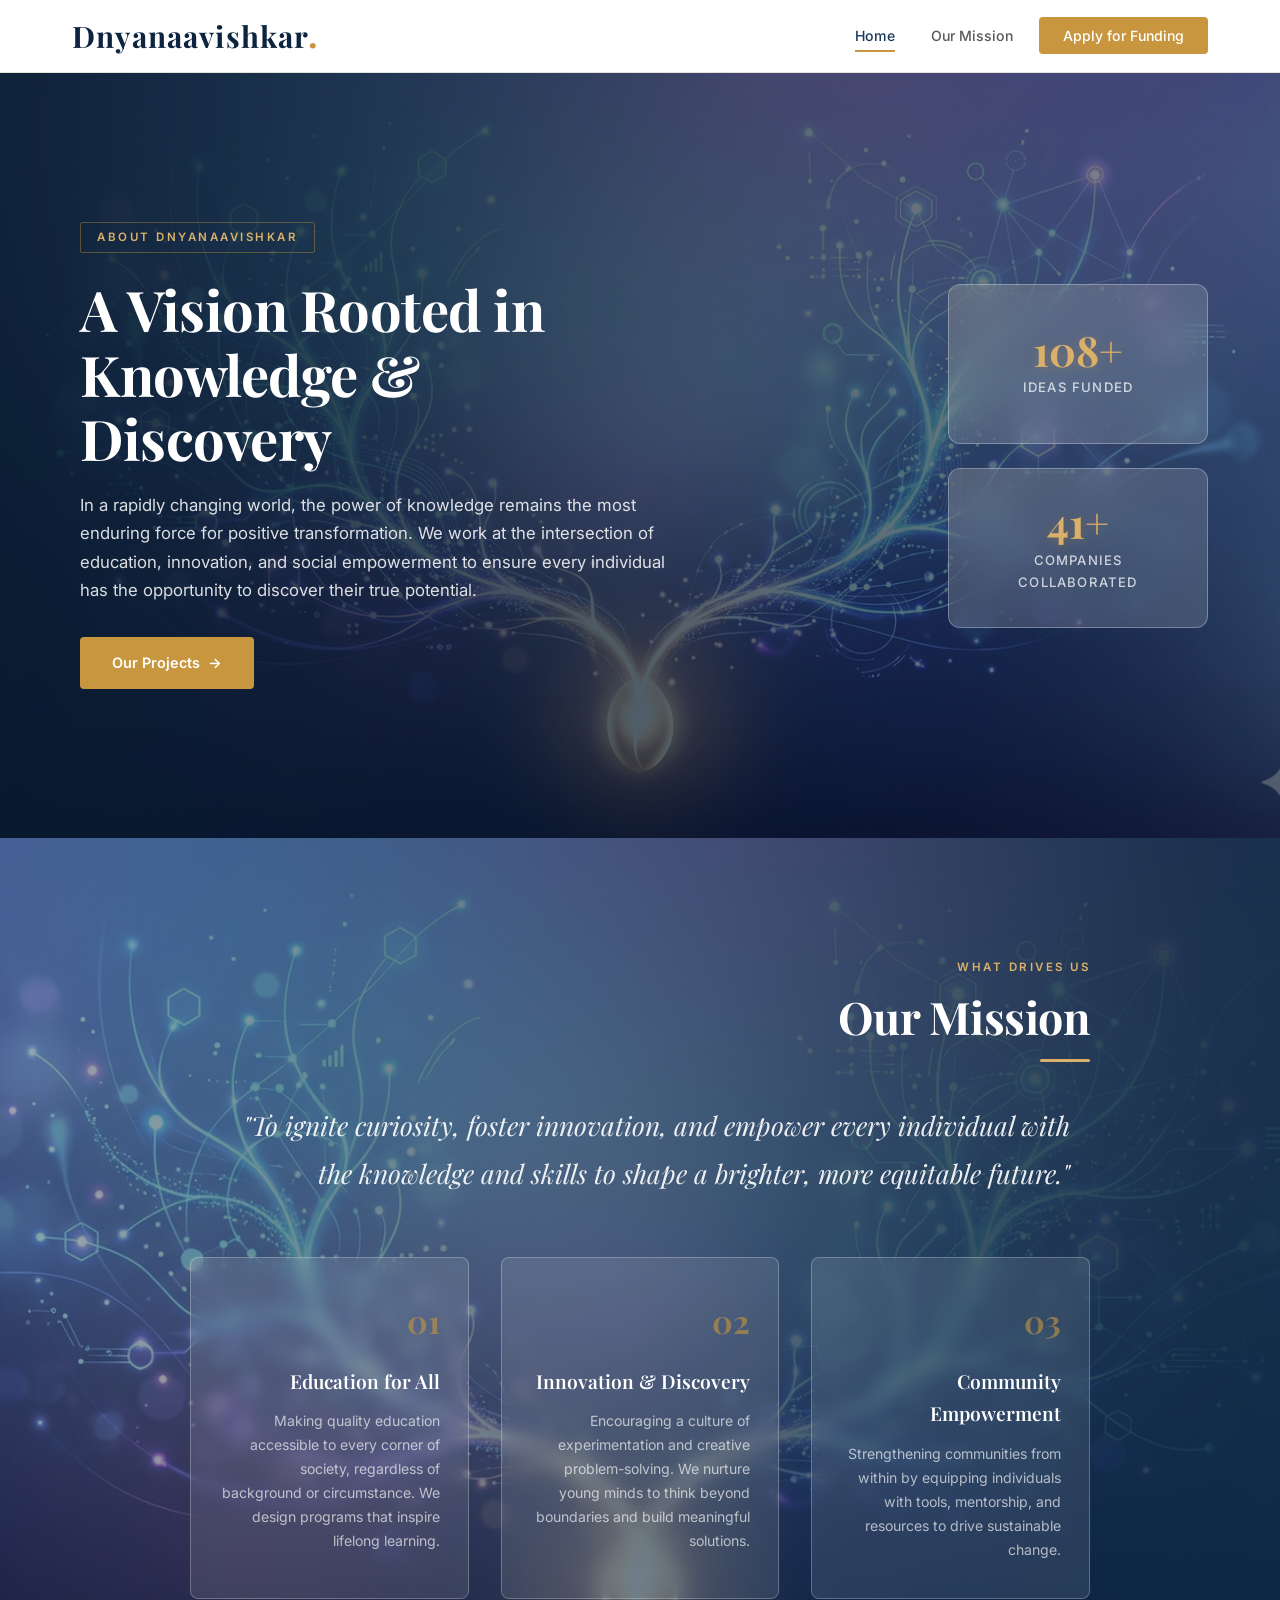
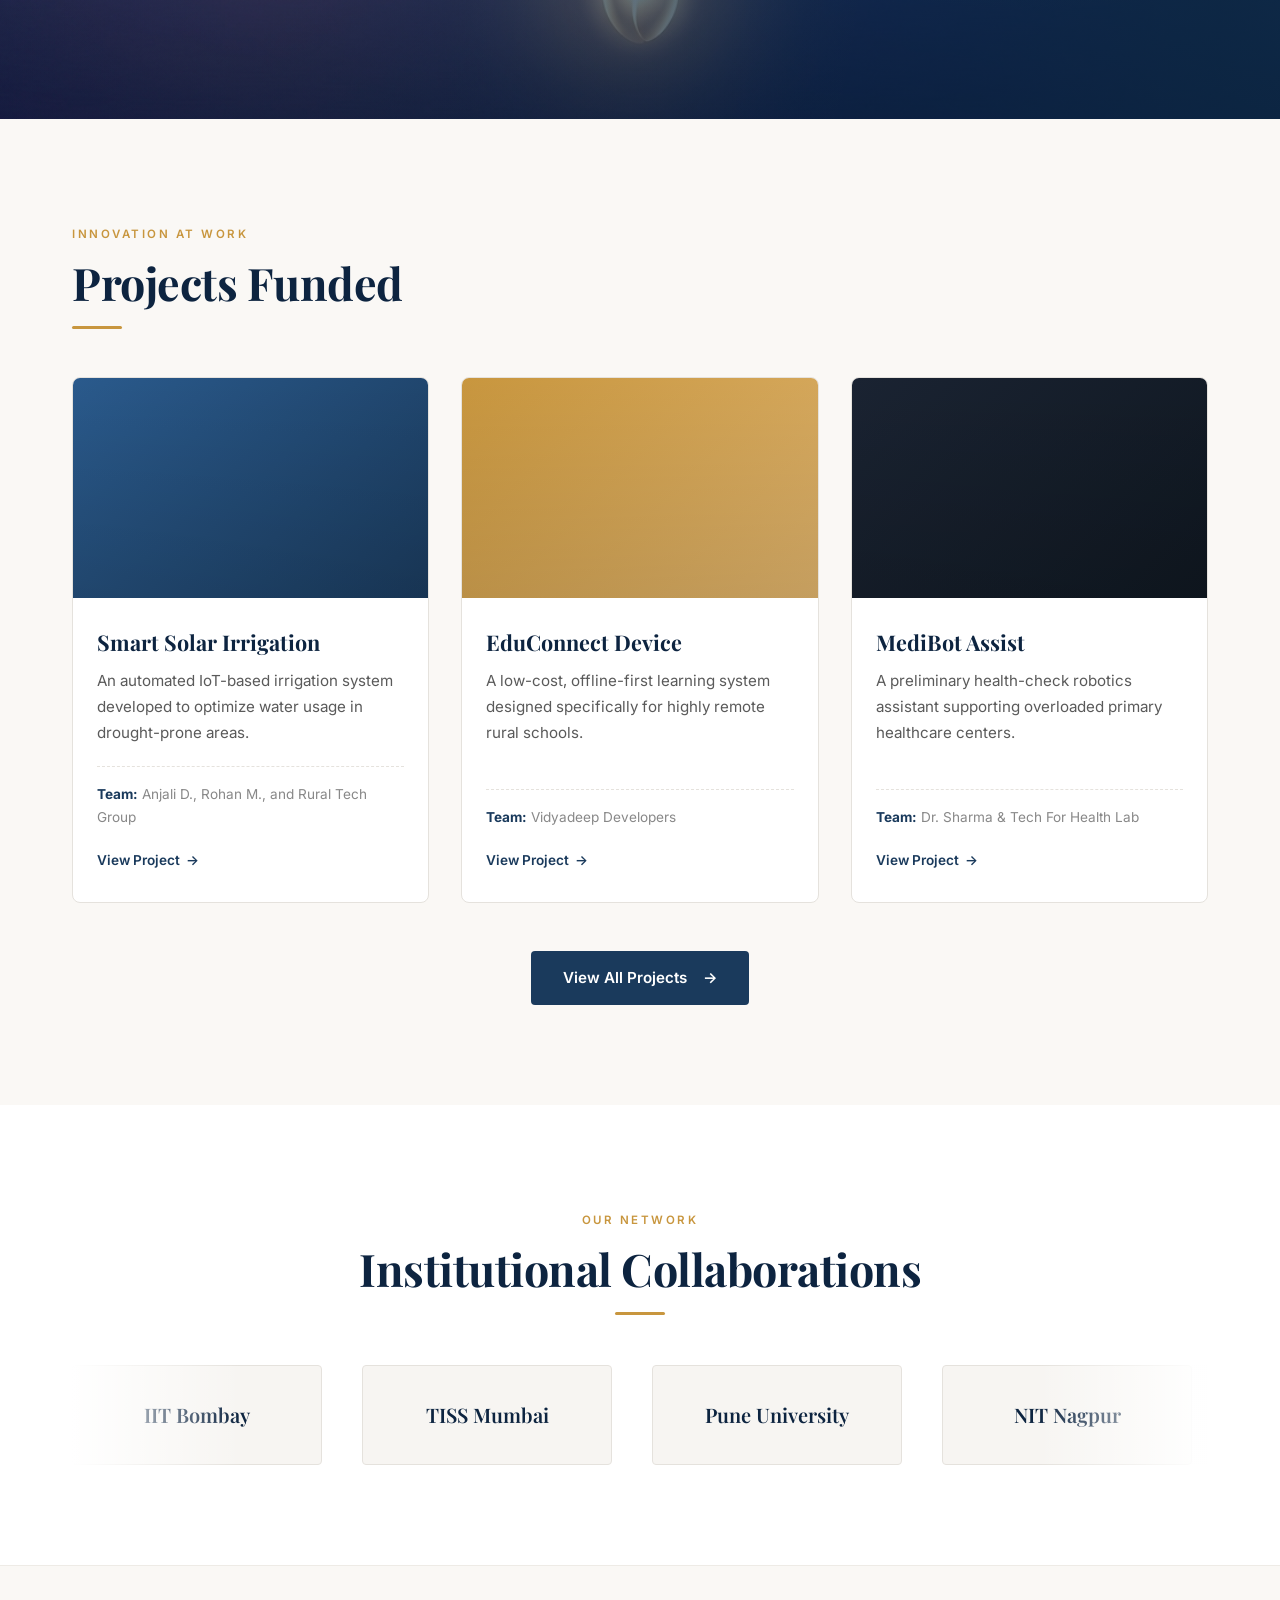
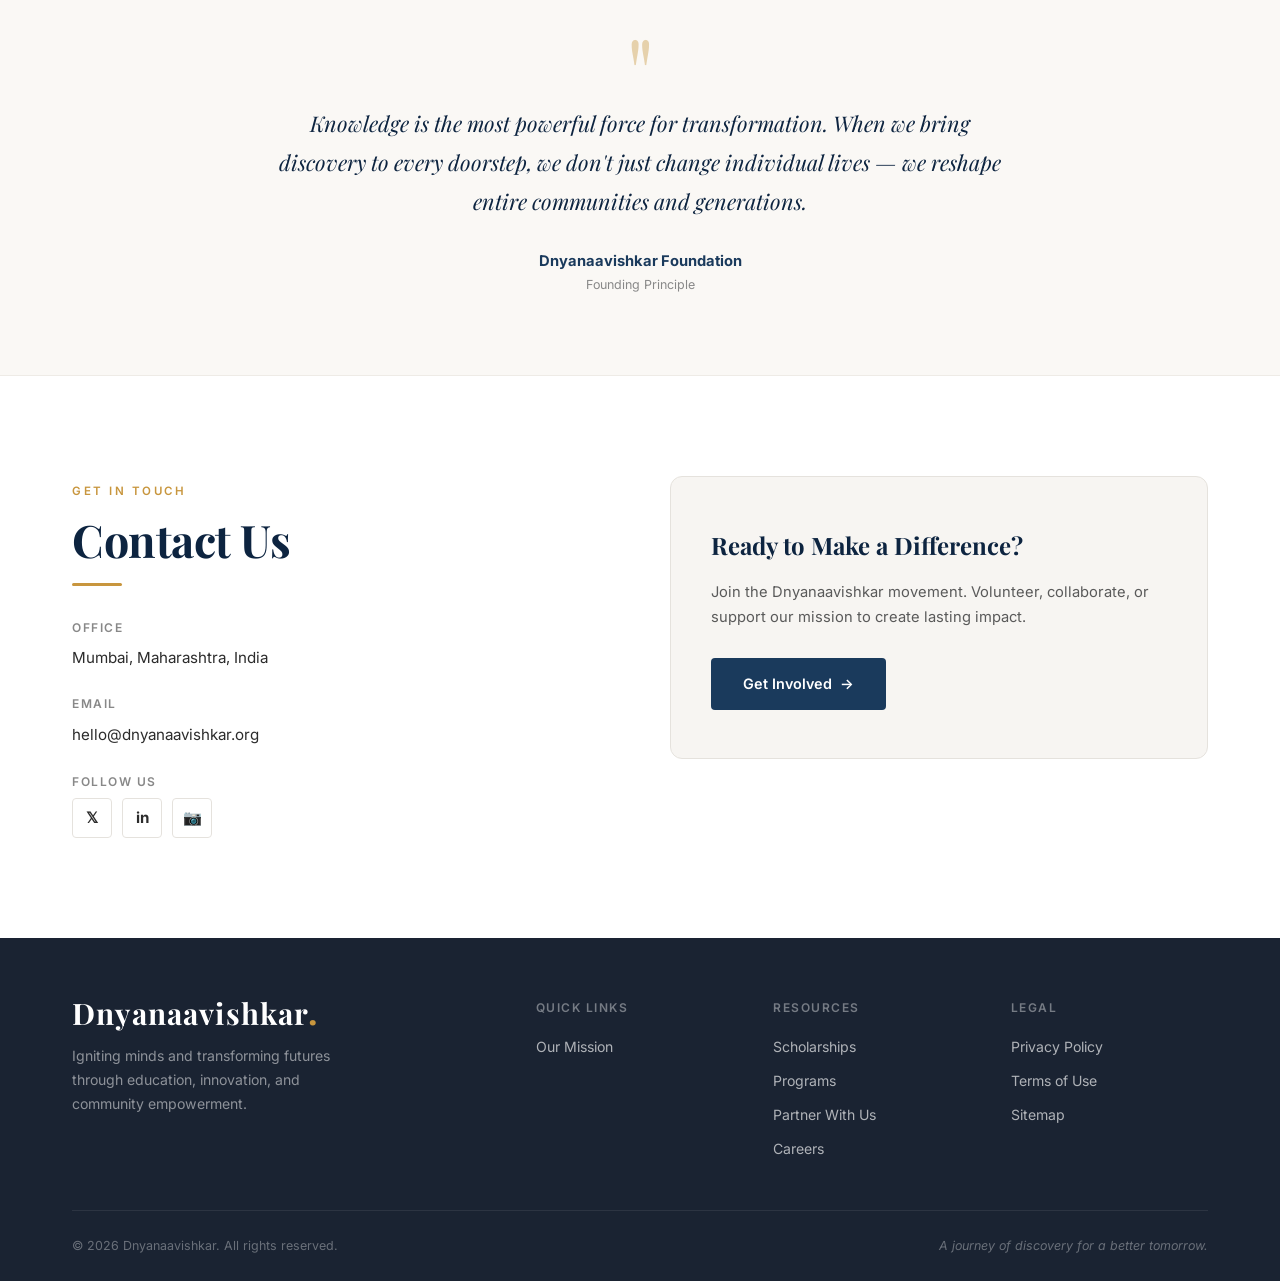
<file: index.html>
<!DOCTYPE html>
<html lang="en">

<head>
    <meta charset="UTF-8">
    <meta name="viewport" content="width=device-width, initial-scale=1.0">
    <meta name="description"
        content="Dnyanaavishkar Foundation — Igniting minds, transforming futures through education, innovation, and community empowerment.">
    <title>Dnyanaavishkar Foundation</title>
    <link rel="preconnect" href="https://fonts.googleapis.com">
    <link rel="preconnect" href="https://fonts.gstatic.com" crossorigin>
    <link
        href="https://fonts.googleapis.com/css2?family=Playfair+Display:ital,wght@0,400;0,500;0,600;0,700;1,400;1,500&family=Inter:wght@300;400;500;600;700&display=swap"
        rel="stylesheet">
    <link rel="stylesheet" href="style.css">
</head>

<body>



    <!-- ======== NAVIGATION ======== -->
    <nav class="navbar" id="navbar">
        <div class="container">
            <div class="nav-inner">
                <a href="#" class="nav-logo" id="navLogo">
                    <span class="logo-name">Dnyanaavishkar</span>
                </a>
                <ul class="nav-links" id="navLinks">
                    <li><a href="#hero" class="nav-link active">Home</a></li>
                    <li><a href="#mission" class="nav-link">Our Mission</a></li>
                    <li><a href="apply.html" class="nav-link nav-cta"
                            style="color: #fff !important; background: var(--clr-accent);">Apply for Funding</a></li>
                </ul>
                <button class="hamburger" id="hamburger" aria-label="Toggle navigation">
                    <span class="bar"></span>
                    <span class="bar"></span>
                    <span class="bar"></span>
                </button>
            </div>
        </div>
    </nav>

    <!-- ======== HERO STATIC ======== -->
    <section class="hero-slider" id="hero">
        <div class="slides-wrapper" id="slidesWrapper">
            <!-- Single Static Slide -->
            <div class="slide active" data-index="0">
                <div class="slide-bg"
                    style="background: linear-gradient(90deg, rgba(10, 37, 64, 0.9) 0%, rgba(10, 37, 64, 0.3) 100%), url('media/new%20bg.png') center/cover no-repeat;">
                </div>
                <div class="slide-overlay"></div>
                <div class="slide-content">
                    <div class="slide-content-left">
                        <span class="slide-tag">About Dnyanaavishkar</span>
                        <h1 class="slide-title">A Vision Rooted in<br>Knowledge & Discovery</h1>
                        <p class="slide-desc" style="max-width: 600px;">In a rapidly changing world, the power of
                            knowledge remains the most enduring force for positive transformation. We work at the
                            intersection of education, innovation, and social empowerment to ensure every individual has
                            the opportunity to discover their true potential.</p>
                        <a href="#projects" class="slide-btn">Our Projects <span class="btn-arrow">→</span></a>
                    </div>
                </div>
            </div>
        </div>

        <!-- Fixed Hero Stats (outside slides so they stay physically static) -->
        <div class="hero-fixed-stats-container">
            <div class="container hero-fixed-stats-inner">
                <div class="slide-content-right">
                    <div class="hero-stat-box" data-hero-count="120">
                        <div class="hero-stat-number"><span class="hero-counter">0</span>+</div>
                        <div class="hero-stat-label">Ideas Funded</div>
                    </div>
                    <div class="hero-stat-box" data-hero-count="45">
                        <div class="hero-stat-number"><span class="hero-counter">0</span>+</div>
                        <div class="hero-stat-label">Companies Collaborated</div>
                    </div>
                </div>
            </div>
        </div>
    </section>

    <!-- ======== MISSION SECTION ======== -->
    <section class="mission" id="mission">
        <div class="mission-bg"></div>
        <div class="container">
            <div class="mission-inner">
                <span class="section-eyebrow section-eyebrow-light" style="display: block; text-align: right;">What
                    Drives Us</span>
                <h2 class="section-title-serif section-title-light" style="text-align: right;">Our Mission</h2>
                <div class="title-line-accent title-line-light" style="margin-left: auto; margin-right: 0;"></div>
                <blockquote class="mission-quote" style="text-align: right;">
                    "To ignite curiosity, foster innovation, and empower every individual with the knowledge and skills
                    to shape a brighter, more equitable future."
                </blockquote>
                <div class="mission-pillars" style="text-align: right;">
                    <div class="pillar" style="text-align: right;">
                        <div class="pillar-number">01</div>
                        <h3>Education for All</h3>
                        <p>Making quality education accessible to every corner of society, regardless of background or
                            circumstance. We design programs that inspire lifelong learning.</p>
                    </div>
                    <div class="pillar" style="text-align: right;">
                        <div class="pillar-number">02</div>
                        <h3>Innovation & Discovery</h3>
                        <p>Encouraging a culture of experimentation and creative problem-solving. We nurture young minds
                            to think beyond boundaries and build meaningful solutions.</p>
                    </div>
                    <div class="pillar" style="text-align: right;">
                        <div class="pillar-number">03</div>
                        <h3>Community Empowerment</h3>
                        <p>Strengthening communities from within by equipping individuals with tools, mentorship, and
                            resources to drive sustainable change.</p>
                    </div>
                </div>
            </div>
        </div>
    </section>

    <!-- ======== PROJECTS FUNDED ======== -->
    <section class="projects-funded" id="projects">
        <div class="container">
            <div class="stories-header">
                <span class="section-eyebrow">Innovation at Work</span>
                <h2 class="section-title-serif">Projects Funded</h2>
                <div class="title-line-accent"></div>
            </div>
            <div class="projects-grid">
                <!-- Project Card 1 -->
                <div class="project-card">
                    <div class="project-snapshot" style="background: linear-gradient(135deg, #2a5a8c, #1a3a5c);"></div>
                    <div class="project-info">
                        <h3 class="project-name">Smart Solar Irrigation</h3>
                        <p class="project-desc">An automated IoT-based irrigation system developed to optimize water
                            usage in drought-prone areas.</p>
                        <div class="project-members">
                            <strong>Team:</strong> Anjali D., Rohan M., and Rural Tech Group
                        </div>
                        <a href="projects.html#project-1" class="card-link">View Project <span>→</span></a>
                    </div>
                </div>
                <!-- Project Card 2 -->
                <div class="project-card">
                    <div class="project-snapshot" style="background: linear-gradient(135deg, #c8963e, #dbb06a);"></div>
                    <div class="project-info">
                        <h3 class="project-name">EduConnect Device</h3>
                        <p class="project-desc">A low-cost, offline-first learning system designed specifically for
                            highly remote rural schools.</p>
                        <div class="project-members">
                            <strong>Team:</strong> Vidyadeep Developers
                        </div>
                        <a href="projects.html#project-2" class="card-link">View Project <span>→</span></a>
                    </div>
                </div>
                <!-- Project Card 3 -->
                <div class="project-card">
                    <div class="project-snapshot" style="background: linear-gradient(135deg, #1a2332, #0f1720);"></div>
                    <div class="project-info">
                        <h3 class="project-name">MediBot Assist</h3>
                        <p class="project-desc">A preliminary health-check robotics assistant supporting overloaded
                            primary healthcare centers.</p>
                        <div class="project-members">
                            <strong>Team:</strong> Dr. Sharma & Tech For Health Lab
                        </div>
                        <a href="projects.html#project-3" class="card-link">View Project <span>→</span></a>
                    </div>
                </div>
            </div>
            <div style="text-align: center; margin-top: 48px;">
                <a href="projects.html" class="slide-btn"
                    style="display: inline-flex; align-items: center; justify-content: center; background: var(--clr-primary); color: #ffffff; padding: 14px 32px; border-radius: var(--radius-sm); font-weight: 600; font-size: 0.95rem;">View
                    All Projects <span class="btn-arrow" style="margin-left: 8px;">→</span></a>
            </div>
        </div>
    </section>

    <!-- ======== INSTITUTIONAL COLLABORATIONS ======== -->
    <section class="collaborations" id="collaborations">
        <div class="container">
            <div class="stories-header" style="text-align: center;">
                <span class="section-eyebrow">Our Network</span>
                <h2 class="section-title-serif">Institutional Collaborations</h2>
                <div class="title-line-accent" style="margin: 16px auto 0;"></div>
            </div>

            <div class="collab-marquee">
                <div class="collab-track">
                    <!-- Original Set -->
                    <div class="collab-logo">IIT Bombay</div>
                    <div class="collab-logo">TISS Mumbai</div>
                    <div class="collab-logo">Pune University</div>
                    <div class="collab-logo">NIT Nagpur</div>
                    <div class="collab-logo">State Tech Board</div>
                    <!-- Duplicate for infinite smooth scrolling -->
                    <div class="collab-logo">IIT Bombay</div>
                    <div class="collab-logo">TISS Mumbai</div>
                    <div class="collab-logo">Pune University</div>
                    <div class="collab-logo">NIT Nagpur</div>
                    <div class="collab-logo">State Tech Board</div>
                </div>
            </div>
        </div>
    </section>





    <!-- ======== VOICES / QUOTE ======== -->
    <section class="voices" id="voices">
        <div class="container">
            <div class="voices-inner">
                <div class="quote-mark">"</div>
                <p class="voice-quote">Knowledge is the most powerful force for transformation. When we bring discovery
                    to every doorstep, we don't just change individual lives — we reshape entire communities and
                    generations.</p>
                <div class="voice-author">
                    <div class="voice-author-info">
                        <strong>Dnyanaavishkar Foundation</strong>
                        <span>Founding Principle</span>
                    </div>
                </div>
            </div>
        </div>
    </section>

    <!-- ======== CONTACT / CTA ======== -->
    <section class="contact" id="contact">
        <div class="container">
            <div class="contact-grid">
                <div class="contact-info">
                    <span class="section-eyebrow">Get in Touch</span>
                    <h2 class="section-title-serif">Contact Us</h2>
                    <div class="title-line-accent"></div>
                    <div class="contact-details">
                        <div class="contact-block">
                            <h4>Office</h4>
                            <p>Mumbai, Maharashtra, India</p>
                        </div>
                        <div class="contact-block">
                            <h4>Email</h4>
                            <a href="mailto:hello@dnyanaavishkar.org">hello@dnyanaavishkar.org</a>
                        </div>
                        <div class="contact-block">
                            <h4>Follow Us</h4>
                            <div class="social-links">
                                <a href="#" class="social-link" aria-label="Twitter">𝕏</a>
                                <a href="#" class="social-link" aria-label="LinkedIn">in</a>
                                <a href="#" class="social-link" aria-label="Instagram">📷</a>
                            </div>
                        </div>
                    </div>
                </div>
                <div class="contact-cta">
                    <div class="cta-card">
                        <h3>Ready to Make a Difference?</h3>
                        <p>Join the Dnyanaavishkar movement. Volunteer, collaborate, or support our mission to create
                            lasting impact.</p>
                        <a href="mailto:hello@dnyanaavishkar.org" class="cta-button">Get Involved <span>→</span></a>
                    </div>
                </div>
            </div>
        </div>
    </section>

    <!-- ======== FOOTER ======== -->
    <footer class="footer" id="footer">
        <div class="container">
            <div class="footer-top">
                <div class="footer-brand">
                    <a href="#" class="nav-logo footer-logo">
                        <span class="logo-name">Dnyanaavishkar</span>
                    </a>
                    <p class="footer-desc">Igniting minds and transforming futures through education, innovation, and
                        community empowerment.</p>
                </div>
                <div class="footer-nav-group">
                    <div class="footer-nav-col">
                        <h4>Quick Links</h4>
                        <a href="#mission">Our Mission</a>
                    </div>
                    <div class="footer-nav-col">
                        <h4>Resources</h4>
                        <a href="#">Scholarships</a>
                        <a href="#">Programs</a>
                        <a href="#">Partner With Us</a>
                        <a href="#">Careers</a>
                    </div>
                    <div class="footer-nav-col">
                        <h4>Legal</h4>
                        <a href="#">Privacy Policy</a>
                        <a href="#">Terms of Use</a>
                        <a href="#">Sitemap</a>
                    </div>
                </div>
            </div>
            <div class="footer-bottom">
                <p>&copy; 2026 Dnyanaavishkar. All rights reserved.</p>
                <p class="footer-credit">A journey of discovery for a better tomorrow.</p>
            </div>
        </div>
    </footer>

    <script src="script.js"></script>
</body>

</html>
</file>
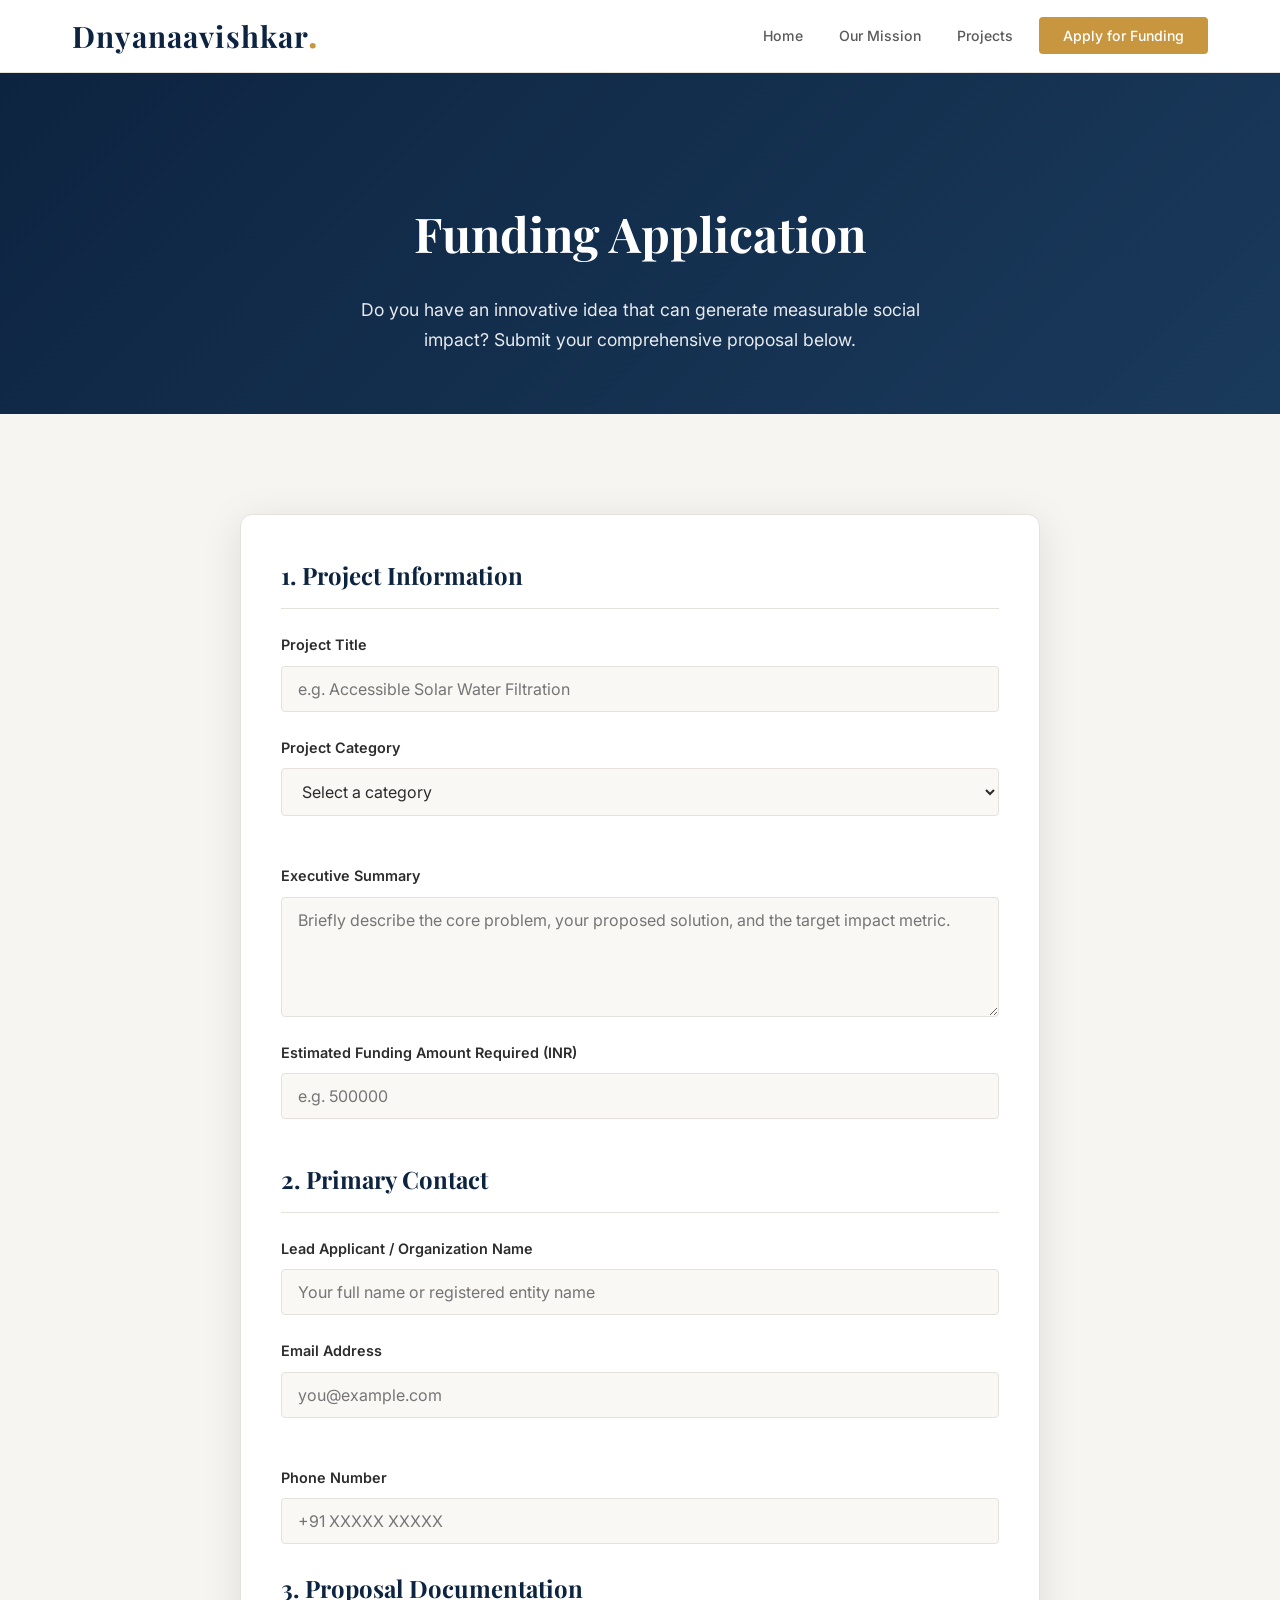
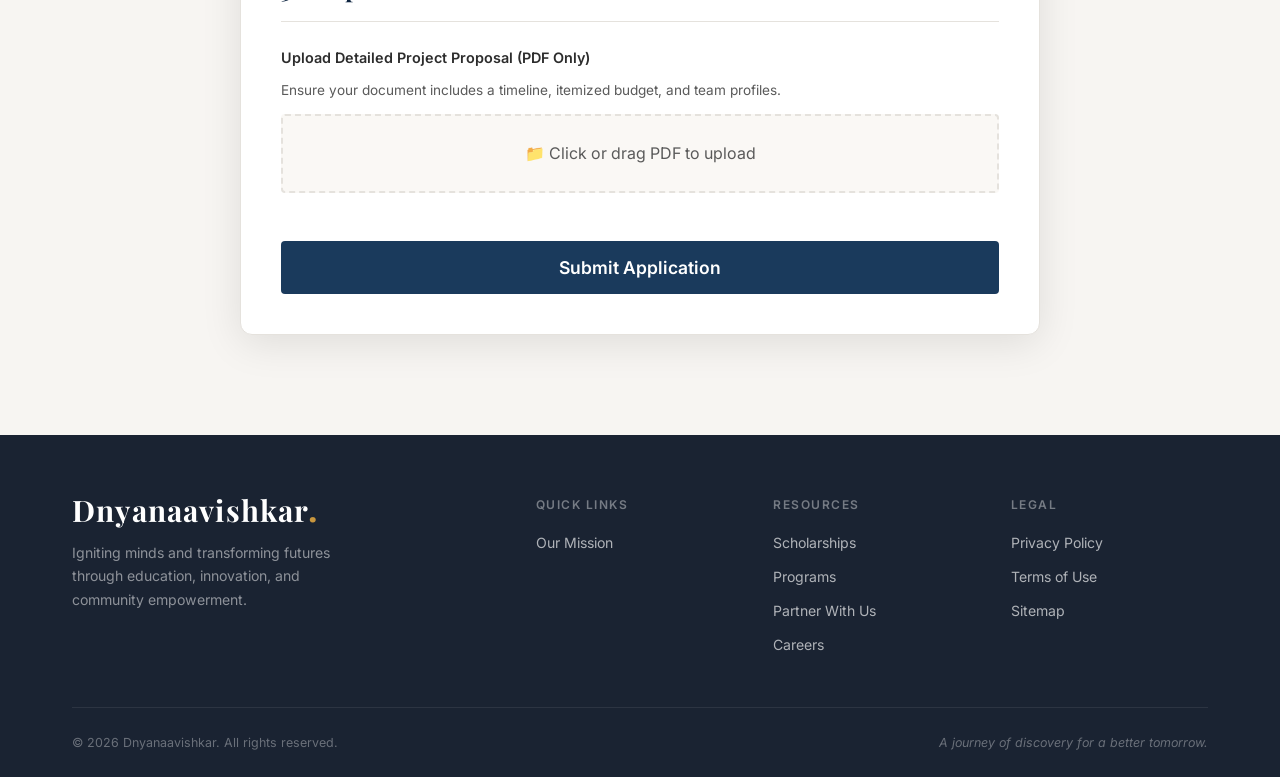
<file: apply.html>
<!DOCTYPE html>
<html lang="en">

<head>
    <meta charset="UTF-8">
    <meta name="viewport" content="width=device-width, initial-scale=1.0">
    <meta name="description"
        content="Apply for funding from Dnyanaavishkar Foundation. Submit your project proposal and let's transform futures together.">
    <title>Apply for Funding | Dnyanaavishkar Foundation</title>
    <link rel="preconnect" href="https://fonts.googleapis.com">
    <link rel="preconnect" href="https://fonts.gstatic.com" crossorigin>
    <link
        href="https://fonts.googleapis.com/css2?family=Playfair+Display:ital,wght@0,400;0,500;0,600;0,700;1,400;1,500&family=Inter:wght@300;400;500;600;700&display=swap"
        rel="stylesheet">
    <link rel="stylesheet" href="style.css">
    <style>
        .page-header {
            padding: 120px 0 60px;
            background: linear-gradient(135deg, var(--clr-primary-dark) 0%, var(--clr-primary) 100%);
            color: #fff;
            text-align: center;
        }
        .page-header h1 {
            font-family: var(--font-serif);
            font-size: 3rem;
            margin-bottom: 20px;
        }
        .page-header p {
            font-size: 1.1rem;
            opacity: 0.9;
            max-width: 600px;
            margin: 0 auto;
        }

        .application-form {
            max-width: 800px;
            margin: 0 auto;
            background: #fff;
            padding: 40px;
            border-radius: var(--radius-lg);
            box-shadow: var(--shadow-lg);
            border: 1px solid var(--clr-border);
        }

        .form-section-title {
            font-family: var(--font-serif);
            font-size: 1.5rem;
            color: var(--clr-primary-dark);
            margin-bottom: 24px;
            border-bottom: 1px solid var(--clr-border);
            padding-bottom: 12px;
        }

        .form-row {
            display: grid;
            grid-template-columns: 1fr 1fr;
            gap: 24px;
            margin-bottom: 24px;
        }

        .form-group {
            display: flex;
            flex-direction: column;
            margin-bottom: 24px;
        }

        .form-group.full-width {
            grid-column: 1 / -1;
            margin-bottom: 0;
        }

        .form-label {
            font-size: 0.9rem;
            font-weight: 600;
            color: var(--clr-text);
            margin-bottom: 8px;
        }

        .form-control {
            font-family: var(--font-sans);
            padding: 12px 16px;
            border: 1px solid var(--clr-border);
            border-radius: var(--radius-sm);
            font-size: 1rem;
            color: var(--clr-text);
            transition: all 0.3s ease;
            background: var(--clr-bg-warm);
        }

        .form-control:focus {
            outline: none;
            border-color: var(--clr-primary);
            box-shadow: 0 0 0 3px rgba(26, 58, 92, 0.1); /* Primary color shadow */
            background: #fff;
        }

        textarea.form-control {
            resize: vertical;
            min-height: 120px;
        }

        /* File input styling */
        .file-upload-wrapper {
            position: relative;
            display: inline-block;
            width: 100%;
        }

        .file-upload-wrapper input[type="file"] {
            opacity: 0;
            position: absolute;
            top: 0;
            left: 0;
            width: 100%;
            height: 100%;
            cursor: pointer;
        }

        .file-upload-display {
            display: flex;
            align-items: center;
            justify-content: center;
            padding: 24px;
            border: 2px dashed var(--clr-border);
            border-radius: var(--radius-sm);
            background: var(--clr-bg-warm);
            color: var(--clr-text-secondary);
            text-align: center;
            transition: all 0.3s ease;
        }

        .file-upload-wrapper:hover .file-upload-display {
            border-color: var(--clr-primary);
            color: var(--clr-primary);
            background: rgba(26, 58, 92, 0.05); /* Very light primary */
        }

        .submit-btn {
            background: var(--clr-primary);
            color: #fff;
            border: none;
            padding: 16px 32px;
            font-size: 1.1rem;
            font-weight: 600;
            border-radius: var(--radius-sm);
            cursor: pointer;
            width: 100%;
            transition: all 0.3s ease;
            font-family: var(--font-sans);
            margin-top: 16px;
        }

        .submit-btn:hover {
            background: var(--clr-primary-dark);
            box-shadow: var(--shadow-md);
            transform: translateY(-2px);
        }

        @media (max-width: 768px) {
            .form-row {
                grid-template-columns: 1fr;
                gap: 0;
            }
            .form-group.full-width {
                margin-bottom: 24px;
            }
            .application-form {
                padding: 24px;
            }
        }
    </style>
</head>

<body>

    <!-- ======== NAVIGATION ======== -->
    <nav class="navbar" id="navbar">
        <div class="container">
            <div class="nav-inner">
                <a href="index.html" class="nav-logo" id="navLogo">
                    <span class="logo-name">Dnyanaavishkar</span>
                </a>
                <ul class="nav-links" id="navLinks">
                    <li><a href="index.html" class="nav-link">Home</a></li>
                    <li><a href="index.html#mission" class="nav-link">Our Mission</a></li>
                    <li><a href="projects.html" class="nav-link">Projects</a></li>
                    <li><a href="apply.html" class="nav-link active nav-cta" style="color: #fff !important; background: var(--clr-accent);">Apply for Funding</a></li>
                </ul>
                <button class="hamburger" id="hamburger" aria-label="Toggle navigation">
                    <span class="bar"></span>
                    <span class="bar"></span>
                    <span class="bar"></span>
                </button>
            </div>
        </div>
    </nav>

    <!-- ======== PAGE HEADER ======== -->
    <header class="page-header">
        <div class="container">
            <h1>Funding Application</h1>
            <p>Do you have an innovative idea that can generate measurable social impact? Submit your comprehensive proposal below.</p>
        </div>
    </header>

    <!-- ======== APPLICATION FORM ======== -->
    <main style="padding: var(--section-pad) 0; background: var(--clr-bg-off);">
        <div class="container">
            <form class="application-form" action="#" method="POST" onsubmit="alert('Thank you! Your application has been successfully submitted for review.'); return false;">
                
                <h2 class="form-section-title">1. Project Information</h2>
                
                <div class="form-group full-width" style="margin-bottom: 24px;">
                    <label class="form-label" for="projectTitle">Project Title</label>
                    <input type="text" id="projectTitle" class="form-control" placeholder="e.g. Accessible Solar Water Filtration" required>
                </div>

                <div class="form-row">
                    <div class="form-group full-width" style="margin-bottom: 24px;">
                        <label class="form-label" for="projectCategory">Project Category</label>
                        <select id="projectCategory" class="form-control" required>
                            <option value="">Select a category</option>
                            <option value="Education">Education & Literacy</option>
                            <option value="Innovation">Technological Innovation</option>
                            <option value="Healthcare">Healthcare & Wellness</option>
                            <option value="Environment">Environmental Sustainability</option>
                            <option value="Community">Community Development</option>
                            <option value="Other">Other</option>
                        </select>
                    </div>
                </div>

                <div class="form-group full-width" style="margin-bottom: 24px;">
                    <label class="form-label" for="projectSummary">Executive Summary</label>
                    <textarea id="projectSummary" class="form-control" placeholder="Briefly describe the core problem, your proposed solution, and the target impact metric." required></textarea>
                </div>

                <div class="form-group full-width" style="margin-bottom: 40px;">
                    <label class="form-label" for="fundingAmount">Estimated Funding Amount Required (INR)</label>
                    <input type="number" id="fundingAmount" class="form-control" placeholder="e.g. 500000" required>
                </div>


                <h2 class="form-section-title">2. Primary Contact</h2>
                
                <div class="form-row">
                    <div class="form-group full-width">
                        <label class="form-label" for="fullName">Lead Applicant / Organization Name</label>
                        <input type="text" id="fullName" class="form-control" placeholder="Your full name or registered entity name" required>
                    </div>
                </div>

                <div class="form-row">
                    <div class="form-group full-width">
                        <label class="form-label" for="email">Email Address</label>
                        <input type="email" id="email" class="form-control" placeholder="you@example.com" required>
                    </div>
                    <div class="form-group full-width" style="margin-top:24px;">
                        <label class="form-label" for="phone">Phone Number</label>
                        <input type="tel" id="phone" class="form-control" placeholder="+91 XXXXX XXXXX" required>
                    </div>
                </div>


                <h2 class="form-section-title" style="margin-top: 16px;">3. Proposal Documentation</h2>

                <div class="form-group full-width" style="margin-bottom: 32px;">
                    <label class="form-label">Upload Detailed Project Proposal (PDF Only)</label>
                    <p style="font-size: 0.85rem; color: var(--clr-text-secondary); margin-bottom: 12px;">Ensure your document includes a timeline, itemized budget, and team profiles.</p>
                    <div class="file-upload-wrapper">
                        <input type="file" id="proposalDoc" accept=".pdf" required>
                        <div class="file-upload-display">
                            <span id="fileName">📁 Click or drag PDF to upload</span>
                        </div>
                    </div>
                </div>

                <button type="submit" class="submit-btn">Submit Application</button>
            </form>
        </div>
    </main>

    <!-- ======== FOOTER ======== -->
    <footer class="footer" id="footer">
        <div class="container">
            <div class="footer-top">
                <div class="footer-brand">
                    <a href="index.html" class="nav-logo footer-logo">
                        <span class="logo-name">Dnyanaavishkar</span>
                    </a>
                    <p class="footer-desc">Igniting minds and transforming futures through education, innovation, and
                        community empowerment.</p>
                </div>
                <div class="footer-nav-group">
                    <div class="footer-nav-col">
                        <h4>Quick Links</h4>
                        <a href="index.html#mission">Our Mission</a>
                    </div>
                    <div class="footer-nav-col">
                        <h4>Resources</h4>
                        <a href="#">Scholarships</a>
                        <a href="#">Programs</a>
                        <a href="#">Partner With Us</a>
                        <a href="#">Careers</a>
                    </div>
                    <div class="footer-nav-col">
                        <h4>Legal</h4>
                        <a href="#">Privacy Policy</a>
                        <a href="#">Terms of Use</a>
                        <a href="#">Sitemap</a>
                    </div>
                </div>
            </div>
            <div class="footer-bottom">
                <p>&copy; 2026 Dnyanaavishkar. All rights reserved.</p>
                <p class="footer-credit">A journey of discovery for a better tomorrow.</p>
            </div>
        </div>
    </footer>

    <script src="script.js"></script>
    <script>
        // Specific script for the file upload input name preview
        document.getElementById('proposalDoc').addEventListener('change', function(e) {
            const fileName = e.target.files[0] ? e.target.files[0].name : '📁 Click or drag PDF to upload';
            document.getElementById('fileName').textContent = fileName;
        });
    </script>
</body>

</html>
</file>
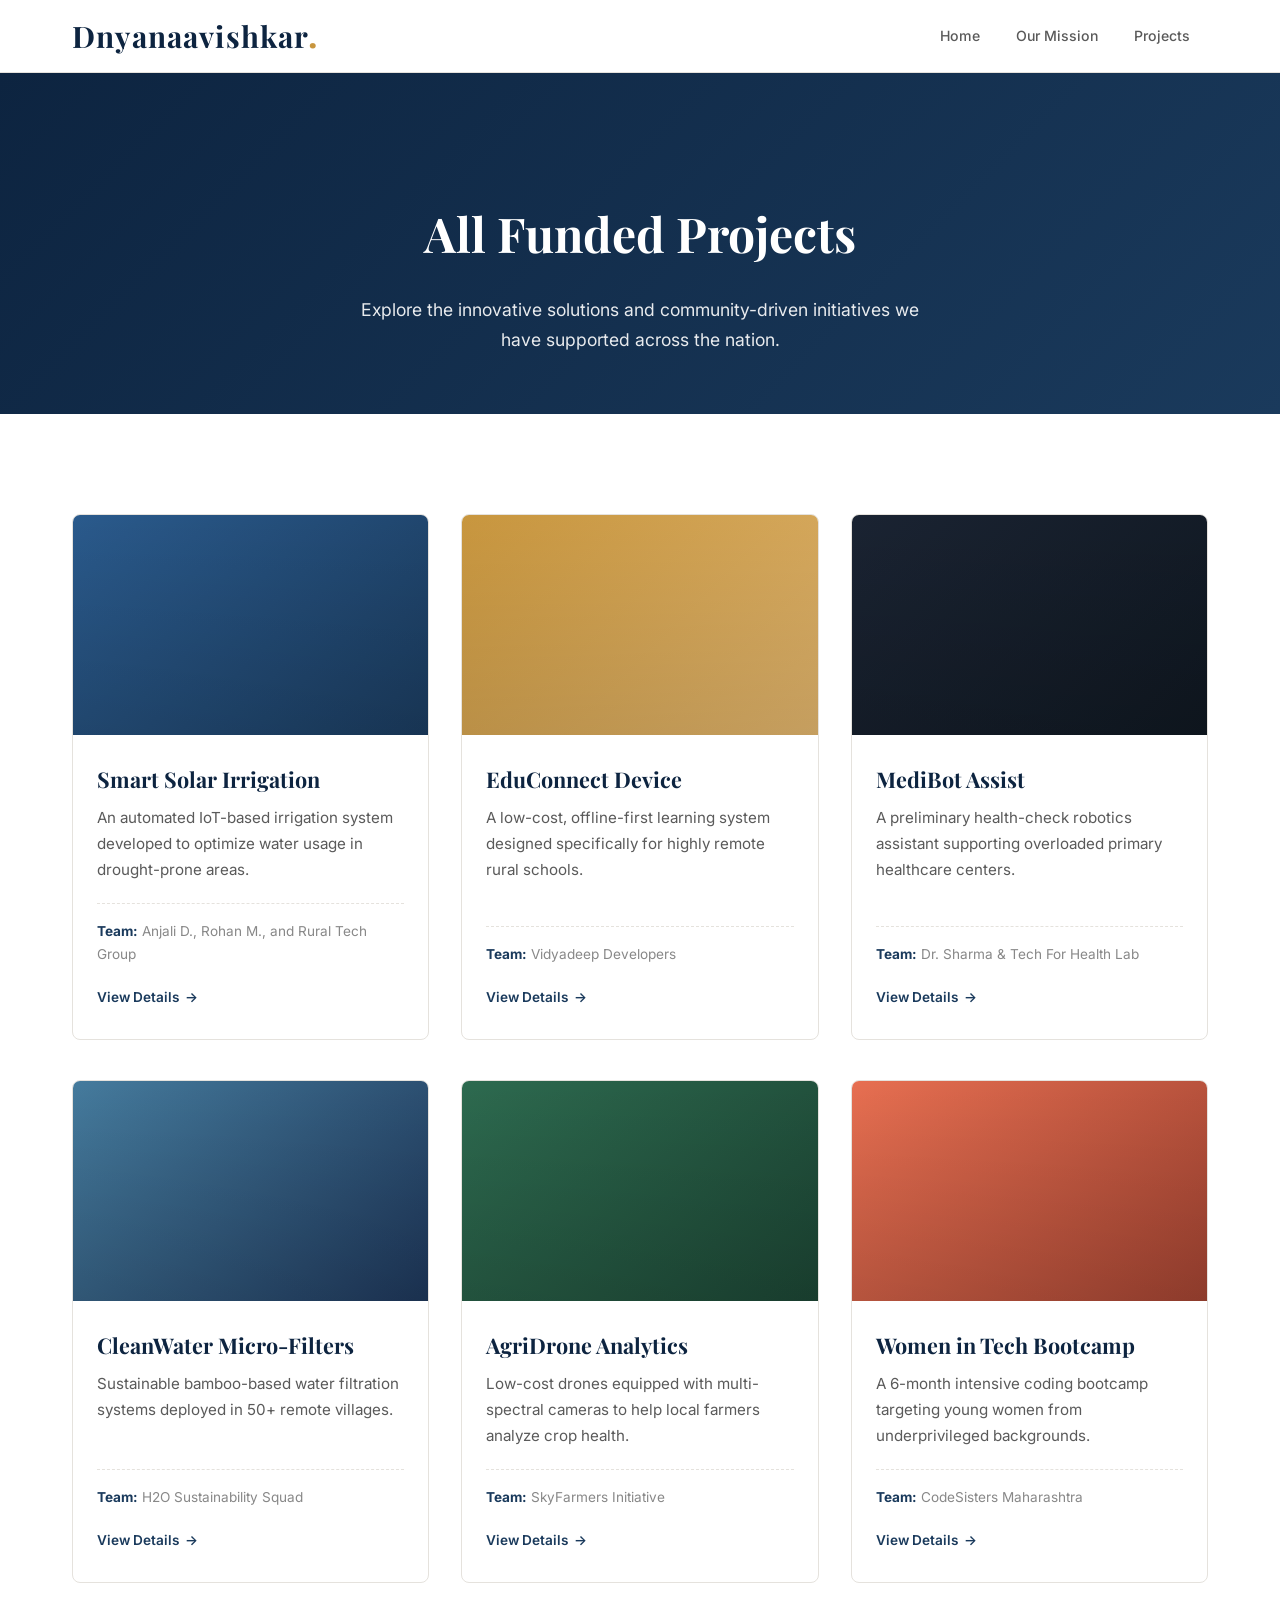
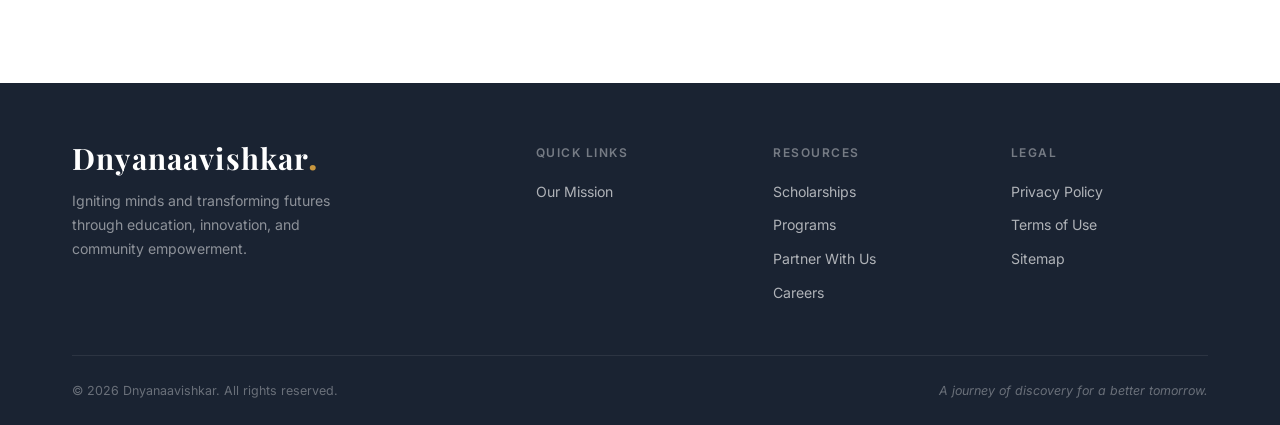
<file: projects.html>
<!DOCTYPE html>
<html lang="en">

<head>
    <meta charset="UTF-8">
    <meta name="viewport" content="width=device-width, initial-scale=1.0">
    <meta name="description"
        content="Dnyanaavishkar Foundation — All Funded Projects. Igniting minds, transforming futures through education, innovation, and community empowerment.">
    <title>All Projects | Dnyanaavishkar Foundation</title>
    <link rel="preconnect" href="https://fonts.googleapis.com">
    <link rel="preconnect" href="https://fonts.gstatic.com" crossorigin>
    <link
        href="https://fonts.googleapis.com/css2?family=Playfair+Display:ital,wght@0,400;0,500;0,600;0,700;1,400;1,500&family=Inter:wght@300;400;500;600;700&display=swap"
        rel="stylesheet">
    <link rel="stylesheet" href="style.css">
    <style>
        .page-header {
            padding: 120px 0 60px;
            background: linear-gradient(135deg, var(--clr-primary-dark) 0%, var(--clr-primary) 100%);
            color: #fff;
            text-align: center;
        }
        .page-header h1 {
            font-family: var(--font-serif);
            font-size: 3rem;
            margin-bottom: 20px;
        }
        .page-header p {
            font-size: 1.1rem;
            opacity: 0.9;
            max-width: 600px;
            margin: 0 auto;
        }
        .all-projects-grid {
            padding: var(--section-pad) 0;
            display: grid;
            grid-template-columns: repeat(3, 1fr);
            gap: 40px 32px;
        }
        @media (max-width: 1024px) {
            .all-projects-grid { grid-template-columns: 1fr 1fr; }
        }
        @media (max-width: 768px) {
            .all-projects-grid { grid-template-columns: 1fr; }
        }
    </style>
</head>

<body>



    <!-- ======== NAVIGATION ======== -->
    <nav class="navbar" id="navbar">
        <div class="container">
            <div class="nav-inner">
                <a href="index.html" class="nav-logo" id="navLogo">
                    <span class="logo-name">Dnyanaavishkar</span>
                </a>
                <ul class="nav-links" id="navLinks">
                    <li><a href="index.html" class="nav-link">Home</a></li>
                    <li><a href="index.html#mission" class="nav-link">Our Mission</a></li>
                    <li><a href="index.html#projects" class="nav-link active">Projects</a></li>
                </ul>
                <button class="hamburger" id="hamburger" aria-label="Toggle navigation">
                    <span class="bar"></span>
                    <span class="bar"></span>
                    <span class="bar"></span>
                </button>
            </div>
        </div>
    </nav>

    <!-- ======== PAGE HEADER ======== -->
    <header class="page-header">
        <div class="container">
            <h1>All Funded Projects</h1>
            <p>Explore the innovative solutions and community-driven initiatives we have supported across the nation.</p>
        </div>
    </header>

    <!-- ======== ALL PROJECTS GRID ======== -->
    <main class="container">
        <div class="all-projects-grid">
            
            <!-- Project 1 -->
            <div class="project-card" id="project-1">
                <div class="project-snapshot" style="background: linear-gradient(135deg, #2a5a8c, #1a3a5c);"></div>
                <div class="project-info">
                    <h3 class="project-name">Smart Solar Irrigation</h3>
                    <p class="project-desc">An automated IoT-based irrigation system developed to optimize water usage in drought-prone areas.</p>
                    <div class="project-members">
                        <strong>Team:</strong> Anjali D., Rohan M., and Rural Tech Group
                    </div>
                    <a href="#" class="card-link" onclick="alert('Detailed project page coming soon!'); return false;">View Details <span>→</span></a>
                </div>
            </div>

            <!-- Project 2 -->
            <div class="project-card" id="project-2">
                <div class="project-snapshot" style="background: linear-gradient(135deg, #c8963e, #dbb06a);"></div>
                <div class="project-info">
                    <h3 class="project-name">EduConnect Device</h3>
                    <p class="project-desc">A low-cost, offline-first learning system designed specifically for highly remote rural schools.</p>
                    <div class="project-members">
                        <strong>Team:</strong> Vidyadeep Developers
                    </div>
                    <a href="#" class="card-link" onclick="alert('Detailed project page coming soon!'); return false;">View Details <span>→</span></a>
                </div>
            </div>

            <!-- Project 3 -->
            <div class="project-card" id="project-3">
                <div class="project-snapshot" style="background: linear-gradient(135deg, #1a2332, #0f1720);"></div>
                <div class="project-info">
                    <h3 class="project-name">MediBot Assist</h3>
                    <p class="project-desc">A preliminary health-check robotics assistant supporting overloaded primary healthcare centers.</p>
                    <div class="project-members">
                        <strong>Team:</strong> Dr. Sharma & Tech For Health Lab
                    </div>
                    <a href="#" class="card-link" onclick="alert('Detailed project page coming soon!'); return false;">View Details <span>→</span></a>
                </div>
            </div>

            <!-- Project 4 (New) -->
            <div class="project-card" id="project-4">
                <div class="project-snapshot" style="background: linear-gradient(135deg, #457b9d, #1d3557);"></div>
                <div class="project-info">
                    <h3 class="project-name">CleanWater Micro-Filters</h3>
                    <p class="project-desc">Sustainable bamboo-based water filtration systems deployed in 50+ remote villages.</p>
                    <div class="project-members">
                        <strong>Team:</strong> H2O Sustainability Squad
                    </div>
                    <a href="#" class="card-link" onclick="alert('Detailed project page coming soon!'); return false;">View Details <span>→</span></a>
                </div>
            </div>

            <!-- Project 5 (New) -->
            <div class="project-card" id="project-5">
                <div class="project-snapshot" style="background: linear-gradient(135deg, #2d6a4f, #1b4332);"></div>
                <div class="project-info">
                    <h3 class="project-name">AgriDrone Analytics</h3>
                    <p class="project-desc">Low-cost drones equipped with multi-spectral cameras to help local farmers analyze crop health.</p>
                    <div class="project-members">
                        <strong>Team:</strong> SkyFarmers Initiative
                    </div>
                    <a href="#" class="card-link" onclick="alert('Detailed project page coming soon!'); return false;">View Details <span>→</span></a>
                </div>
            </div>

            <!-- Project 6 (New) -->
            <div class="project-card" id="project-6">
                <div class="project-snapshot" style="background: linear-gradient(135deg, #e76f51, #9c4130);"></div>
                <div class="project-info">
                    <h3 class="project-name">Women in Tech Bootcamp</h3>
                    <p class="project-desc">A 6-month intensive coding bootcamp targeting young women from underprivileged backgrounds.</p>
                    <div class="project-members">
                        <strong>Team:</strong> CodeSisters Maharashtra
                    </div>
                    <a href="#" class="card-link" onclick="alert('Detailed project page coming soon!'); return false;">View Details <span>→</span></a>
                </div>
            </div>

        </div>
    </main>

    <!-- ======== FOOTER ======== -->
    <footer class="footer" id="footer">
        <div class="container">
            <div class="footer-top">
                <div class="footer-brand">
                    <a href="index.html" class="nav-logo footer-logo">
                        <span class="logo-name">Dnyanaavishkar</span>
                    </a>
                    <p class="footer-desc">Igniting minds and transforming futures through education, innovation, and
                        community empowerment.</p>
                </div>
                <div class="footer-nav-group">
                    <div class="footer-nav-col">
                        <h4>Quick Links</h4>
                        <a href="index.html#mission">Our Mission</a>
                    </div>
                    <div class="footer-nav-col">
                        <h4>Resources</h4>
                        <a href="#">Scholarships</a>
                        <a href="#">Programs</a>
                        <a href="#">Partner With Us</a>
                        <a href="#">Careers</a>
                    </div>
                    <div class="footer-nav-col">
                        <h4>Legal</h4>
                        <a href="#">Privacy Policy</a>
                        <a href="#">Terms of Use</a>
                        <a href="#">Sitemap</a>
                    </div>
                </div>
            </div>
            <div class="footer-bottom">
                <p>&copy; 2026 Dnyanaavishkar. All rights reserved.</p>
                <p class="footer-credit">A journey of discovery for a better tomorrow.</p>
            </div>
        </div>
    </footer>

    <script src="script.js"></script>
</body>

</html>
</file>
<file: style.css>
/* ============================================
   DNYANAAVISHKAR FOUNDATION
   Inspired by Tata Trusts — Light Corporate Theme
   ============================================ */

/* ---- Custom Properties ---- */
:root {
    /* Colors — clean, trustworthy, corporate philanthropy */
    --clr-primary: #1a3a5c;
    --clr-primary-dark: #0d2440;
    --clr-primary-light: #2a5a8c;
    --clr-accent: #c8963e;
    --clr-accent-light: #dbb06a;

    --clr-bg: #ffffff;
    --clr-bg-off: #f7f5f2;
    --clr-bg-warm: #faf8f5;
    --clr-bg-dark: #1a2332;
    --clr-bg-dark-2: #0f1720;

    --clr-text: #2c2c2c;
    --clr-text-secondary: #5a5a5a;
    --clr-text-muted: #888888;
    --clr-text-light: #ffffff;
    --clr-text-light-muted: rgba(255, 255, 255, 0.7);

    --clr-border: #e5e2dd;
    --clr-border-light: #eeebe6;

    /* Typography */
    --font-serif: 'Playfair Display', Georgia, 'Times New Roman', serif;
    --font-sans: 'Inter', -apple-system, BlinkMacSystemFont, 'Segoe UI', sans-serif;

    /* Spacing */
    --section-pad: 100px;
    --container-max: 1200px;

    /* Radius */
    --radius-sm: 4px;
    --radius-md: 8px;
    --radius-lg: 12px;

    /* Shadows */
    --shadow-sm: 0 1px 3px rgba(0, 0, 0, 0.06);
    --shadow-md: 0 4px 20px rgba(0, 0, 0, 0.08);
    --shadow-lg: 0 8px 40px rgba(0, 0, 0, 0.1);
    --shadow-card: 0 2px 12px rgba(0, 0, 0, 0.06);
}

/* ---- Reset ---- */
*,
*::before,
*::after {
    margin: 0;
    padding: 0;
    box-sizing: border-box;
}

html {
    scroll-behavior: smooth;
    font-size: 16px;
}

body {
    font-family: var(--font-sans);
    background: var(--clr-bg);
    color: var(--clr-text);
    line-height: 1.7;
    overflow-x: hidden;
    -webkit-font-smoothing: antialiased;
}

a {
    text-decoration: none;
    color: inherit;
    transition: color 0.3s ease;
}

img {
    max-width: 100%;
    display: block;
}

/* ---- Container ---- */
.container {
    max-width: var(--container-max);
    margin: 0 auto;
    padding: 0 32px;
}



/* ============================================
   NAVIGATION
   ============================================ */
.navbar {
    position: sticky;
    top: 0;
    z-index: 1000;
    background: var(--clr-bg);
    border-bottom: 1px solid var(--clr-border);
    transition: box-shadow 0.3s ease;
}

.navbar.scrolled {
    box-shadow: var(--shadow-md);
}

.nav-inner {
    display: flex;
    align-items: center;
    justify-content: space-between;
    height: 72px;
}

.nav-logo {
    display: flex;
    align-items: center;
    gap: 0;
}

.logo-name {
    font-family: var(--font-serif);
    font-weight: 700;
    font-size: 1.85rem; /* Slightly larger, more authoritative */
    color: var(--clr-primary-dark);
    letter-spacing: 0.04em; /* Expanded tracking for a legacy/editorial feel */
    line-height: 1;
    position: relative;
    padding: 0;
    transition: all 0.4s var(--ease-premium);
    display: flex;
    align-items: baseline;
}

/* Bespoke Golden Punctuation/Accent */
.logo-name::after {
    content: '.';
    color: var(--clr-accent);
    font-size: 2.2rem;
    line-height: 0;
    margin-left: -2px;
    transition: transform 0.4s var(--ease-premium), opacity 0.4s var(--ease-premium);
}

.nav-logo:hover .logo-name {
    color: var(--clr-primary);
    transform: translateX(4px); /* Gentle human lift */
}

.nav-logo:hover .logo-name::after {
    transform: scale(1.3) translateY(-2px);
    opacity: 0.8;
}



.nav-links {
    display: flex;
    align-items: center;
    list-style: none;
    gap: 0;
}

.nav-link {
    padding: 8px 18px;
    font-size: 0.88rem;
    font-weight: 500;
    color: var(--clr-text-secondary);
    position: relative;
    transition: color 0.3s ease;
}

.nav-link::after {
    content: '';
    position: absolute;
    bottom: 0;
    left: 18px;
    right: 18px;
    height: 2px;
    background: var(--clr-accent);
    transform: scaleX(0);
    transition: transform 0.3s ease;
}

.nav-link:hover,
.nav-link.active {
    color: var(--clr-primary);
}

.nav-link:hover::after,
.nav-link.active::after {
    transform: scaleX(1);
}

.nav-link.nav-cta {
    background: var(--clr-primary);
    color: #fff;
    border-radius: var(--radius-sm);
    margin-left: 8px;
    padding: 10px 24px;
}

.nav-link.nav-cta::after {
    display: none;
}

.nav-link.nav-cta:hover {
    background: var(--clr-primary-light);
    color: #fff;
}

/* Hamburger */
.hamburger {
    display: none;
    background: none;
    border: none;
    cursor: pointer;
    flex-direction: column;
    gap: 5px;
    padding: 6px;
}

.bar {
    width: 24px;
    height: 2px;
    background: var(--clr-primary);
    border-radius: 2px;
    transition: all 0.3s ease;
}

.hamburger.open .bar:nth-child(1) {
    transform: rotate(45deg) translate(5px, 5px);
}

.hamburger.open .bar:nth-child(2) {
    opacity: 0;
}

.hamburger.open .bar:nth-child(3) {
    transform: rotate(-45deg) translate(5px, -5px);
}

/* ============================================
   HERO SLIDER
   ============================================ */
.hero-slider {
    position: relative;
    height: 85vh;
    min-height: 560px;
    max-height: 800px;
    overflow: hidden;
}

.slides-wrapper {
    position: relative;
    width: 100%;
    height: 100%;
}

.slide {
    position: absolute;
    inset: 0;
    opacity: 0;
    transition: opacity 0.8s ease;
    pointer-events: none;
}

.slide.active {
    opacity: 1;
    pointer-events: auto;
}

.slide-bg {
    position: absolute;
    inset: 0;
    background-size: cover;
    background-position: center;
}

.slide-overlay {
    position: absolute;
    inset: 0;
    background: rgba(0, 0, 0, 0.25);
}

.slide-content {
    position: relative;
    z-index: 2;
    height: 100%;
    display: flex;
    flex-direction: row;
    align-items: center;
    justify-content: space-between;
    padding: 0 80px;
    max-width: 100%;
    color: #fff;
}

.slide-tag {
    display: inline-block;
    font-size: 0.72rem;
    font-weight: 600;
    text-transform: uppercase;
    letter-spacing: 2.5px;
    color: var(--clr-accent-light);
    border: 1px solid rgba(200, 150, 62, 0.4);
    padding: 5px 16px;
    border-radius: 2px;
    margin-bottom: 24px;
    width: fit-content;
    opacity: 0;
    transform: translateY(20px);
    animation: slideIn 0.6s ease forwards 0.2s;
}

.slide.active .slide-tag {
    opacity: 0;
    animation: slideIn 0.6s ease forwards 0.2s;
}

.slide-title {
    font-family: var(--font-serif);
    font-size: clamp(2.2rem, 4.5vw, 3.5rem);
    font-weight: 700;
    line-height: 1.15;
    margin-bottom: 20px;
    letter-spacing: -0.5px;
    opacity: 0;
    transform: translateY(20px);
    animation: slideIn 0.6s ease forwards 0.4s;
}

.slide.active .slide-title {
    opacity: 0;
    animation: slideIn 0.6s ease forwards 0.4s;
}

.slide-desc {
    font-size: 1.05rem;
    color: rgba(255, 255, 255, 0.85);
    line-height: 1.7;
    max-width: 520px;
    margin-bottom: 32px;
    opacity: 0;
    transform: translateY(20px);
    animation: slideIn 0.6s ease forwards 0.6s;
}

.slide.active .slide-desc {
    opacity: 0;
    animation: slideIn 0.6s ease forwards 0.6s;
}

.slide-btn {
    display: inline-flex;
    align-items: center;
    gap: 8px;
    padding: 14px 32px;
    background: var(--clr-accent);
    color: #fff;
    font-weight: 600;
    font-size: 0.9rem;
    border-radius: var(--radius-sm);
    width: fit-content;
    transition: all 0.3s ease;
    opacity: 0;
    transform: translateY(20px);
    animation: slideIn 0.6s ease forwards 0.8s;
}

.slide.active .slide-btn {
    opacity: 0;
    animation: slideIn 0.6s ease forwards 0.8s;
}

.slide-btn:hover {
    background: var(--clr-accent-light);
    transform: translateY(-2px);
}

.btn-arrow {
    transition: transform 0.3s ease;
}

.slide-btn:hover .btn-arrow {
    transform: translateX(4px);
}

@keyframes slideIn {
    to {
        opacity: 1;
        transform: translateY(0);
    }
}


.slide-content-left {
    display: flex;
    flex-direction: column;
    justify-content: center;
    max-width: 600px;
    color: #fff;
}

.hero-fixed-stats-container {
    position: absolute;
    top: 0;
    left: 0;
    width: 100%;
    height: 100%;
    z-index: 10;
    pointer-events: none;
    display: flex;
    align-items: center;
}

.hero-fixed-stats-inner {
    width: 100%;
    display: flex;
    justify-content: flex-end;
}

.slide-content-right {
    pointer-events: auto;
    display: flex;
    flex-direction: column;
    gap: 24px;
    align-items: center;
    opacity: 0;
    transform: translateX(40px);
    animation: heroStatFadeIn 1s ease forwards 1s;
}

@keyframes heroStatFadeIn {
    to {
        opacity: 1;
        transform: translateX(0);
    }
}

.hero-stat-box {
    background: rgba(255, 255, 255, 0.15); /* Reduced transparency */
    backdrop-filter: blur(16px);
    -webkit-backdrop-filter: blur(16px);
    border: 1px solid rgba(255, 255, 255, 0.3); /* Sharper border */
    border-radius: var(--radius-lg);
    padding: 28px 36px;
    width: 260px;
    min-height: 160px;
    display: flex;
    flex-direction: column;
    align-items: center;
    justify-content: center;
    text-align: center;
    position: relative;
    overflow: hidden;
    transition: all 0.4s ease;
}

.hero-stat-box::before {
    content: '';
    position: absolute;
    inset: 0;
    background: linear-gradient(135deg, rgba(200, 150, 62, 0.08) 0%, transparent 60%);
    border-radius: var(--radius-lg);
    pointer-events: none;
}

.hero-stat-box:hover {
    background: rgba(255, 255, 255, 0.2);
    border-color: rgba(200, 150, 62, 0.5);
    transform: translateY(-4px);
    box-shadow: 0 8px 32px rgba(200, 150, 62, 0.15);
}

.hero-stat-icon {
    font-size: 1.6rem;
    margin-bottom: 8px;
    filter: drop-shadow(0 2px 8px rgba(200, 150, 62, 0.3));
}

.hero-stat-number {
    font-family: var(--font-serif);
    font-size: 2.6rem;
    font-weight: 700;
    color: var(--clr-accent-light);
    line-height: 1;
    margin-bottom: 6px;
    text-shadow: 0 2px 12px rgba(200, 150, 62, 0.3);
}

.hero-stat-label {
    font-size: 0.82rem;
    font-weight: 500;
    color: rgba(255, 255, 255, 0.75);
    text-transform: uppercase;
    letter-spacing: 1.2px;
}

@keyframes heroPulse {

    0%,
    100% {
        box-shadow: 0 0 0 0 rgba(200, 150, 62, 0.15);
    }

    50% {
        box-shadow: 0 0 24px 4px rgba(200, 150, 62, 0.1);
    }
}

.hero-stat-box.counted {
    animation: heroPulse 3s ease-in-out infinite;
}

/* Slider controls */
.slider-controls {
    position: absolute;
    bottom: 40px;
    left: 50%;
    transform: translateX(-50%);
    z-index: 10;
    display: flex;
    align-items: center;
    gap: 16px;
}

.slider-arrow {
    width: 44px;
    height: 44px;
    border: 1.5px solid rgba(255, 255, 255, 0.4);
    border-radius: 50%;
    background: rgba(255, 255, 255, 0.08);
    color: #fff;
    display: flex;
    align-items: center;
    justify-content: center;
    cursor: pointer;
    transition: all 0.3s ease;
}

.slider-arrow:hover {
    background: rgba(255, 255, 255, 0.2);
    border-color: rgba(255, 255, 255, 0.7);
}

.slider-dots {
    display: flex;
    gap: 8px;
}

.dot {
    width: 10px;
    height: 10px;
    border-radius: 50%;
    border: 1.5px solid rgba(255, 255, 255, 0.5);
    background: transparent;
    cursor: pointer;
    transition: all 0.3s ease;
}

.dot.active {
    background: var(--clr-accent);
    border-color: var(--clr-accent);
}

/* Progress bar */
.slider-progress {
    position: absolute;
    bottom: 0;
    left: 0;
    right: 0;
    height: 3px;
    background: rgba(255, 255, 255, 0.15);
    z-index: 10;
}

.slider-progress-bar {
    height: 100%;
    background: var(--clr-accent);
    width: 0%;
    transition: width 0.05s linear;
}

/* ============================================
   SECTION COMMON
   ============================================ */
.section-eyebrow {
    display: inline-block;
    font-size: 0.72rem;
    font-weight: 600;
    text-transform: uppercase;
    letter-spacing: 2.5px;
    color: var(--clr-accent);
    margin-bottom: 12px;
}

.section-eyebrow-light {
    color: var(--clr-accent-light);
}

.section-title-serif {
    font-family: var(--font-serif);
    font-size: clamp(1.8rem, 3.5vw, 2.8rem);
    font-weight: 700;
    color: var(--clr-primary-dark);
    line-height: 1.2;
    letter-spacing: -0.5px;
}

.section-title-light {
    color: var(--clr-text-light);
}

.title-line-accent {
    width: 50px;
    height: 3px;
    background: var(--clr-accent);
    margin-top: 16px;
    border-radius: 2px;
}

.title-line-light {
    background: var(--clr-accent-light);
}

/* ============================================
   LATEST SECTION
   ============================================ */
.latest {
    padding: var(--section-pad) 0;
    background: var(--clr-bg);
}

.latest-header {
    margin-bottom: 48px;
}

.latest-grid {
    display: grid;
    grid-template-columns: 1fr 1fr 1fr;
    gap: 28px;
}

.latest-card {
    border: 1px solid var(--clr-border);
    border-radius: var(--radius-md);
    overflow: hidden;
    background: var(--clr-bg);
    transition: all 0.4s ease;
}

.latest-card:hover {
    box-shadow: var(--shadow-lg);
    transform: translateY(-4px);
}

.latest-card-img {
    height: 200px;
    background-size: cover;
    background-position: center;
    position: relative;
}

.latest-card-body {
    padding: 28px 24px;
}

.latest-tag {
    display: inline-block;
    font-size: 0.68rem;
    font-weight: 600;
    text-transform: uppercase;
    letter-spacing: 1.5px;
    color: var(--clr-accent);
    margin-bottom: 12px;
}

.latest-card h3 {
    font-family: var(--font-serif);
    font-size: 1.2rem;
    font-weight: 600;
    color: var(--clr-primary-dark);
    line-height: 1.35;
    margin-bottom: 12px;
}

.latest-card p {
    font-size: 0.88rem;
    color: var(--clr-text-secondary);
    line-height: 1.65;
    margin-bottom: 16px;
}

.card-link {
    font-size: 0.85rem;
    font-weight: 600;
    color: var(--clr-primary);
    display: inline-flex;
    align-items: center;
    gap: 6px;
    transition: all 0.3s ease;
}

.card-link span {
    transition: transform 0.3s ease;
}

.card-link:hover {
    color: var(--clr-accent);
}

.card-link:hover span {
    transform: translateX(4px);
}

/* ============================================
   ABOUT SECTION
   ============================================ */
.about {
    padding: var(--section-pad) 0;
    background: var(--clr-bg-off);
}

.about-layout {
    display: grid;
    grid-template-columns: 1fr 1.2fr;
    gap: 60px;
    align-items: start;
    margin-bottom: 60px;
}

.about-left {
    position: sticky;
    top: 100px;
}

.about-right {
    display: flex;
    flex-direction: column;
    gap: 16px;
}

.about-lead {
    font-size: 1.1rem;
    line-height: 1.8;
    color: var(--clr-text);
}

.about-right p {
    font-size: 0.95rem;
    color: var(--clr-text-secondary);
    line-height: 1.8;
}

.about-right em {
    color: var(--clr-accent);
}

.text-link {
    display: inline-flex;
    align-items: center;
    gap: 6px;
    font-weight: 600;
    color: var(--clr-primary);
    font-size: 0.9rem;
    margin-top: 8px;
    transition: all 0.3s ease;
}

.text-link span {
    transition: transform 0.3s ease;
}

.text-link:hover {
    color: var(--clr-accent);
}

.text-link:hover span {
    transform: translateX(4px);
}

/* Stats bar */
.stats-bar {
    display: flex;
    align-items: center;
    justify-content: center;
    gap: 48px;
    padding: 48px 40px;
    background: var(--clr-bg);
    border: 1px solid var(--clr-border);
    border-radius: var(--radius-lg);
    box-shadow: var(--shadow-sm);
}

.stat-item {
    text-align: center;
}

.stat-value {
    font-family: var(--font-serif);
    font-size: 2.4rem;
    font-weight: 700;
    color: var(--clr-primary);
    line-height: 1;
    margin-bottom: 6px;
}

.stat-label {
    font-size: 0.8rem;
    color: var(--clr-text-muted);
    font-weight: 500;
    text-transform: uppercase;
    letter-spacing: 1px;
}

.stat-divider {
    width: 1px;
    height: 50px;
    background: var(--clr-border);
}

/* ============================================
   MISSION SECTION
   ============================================ */
.mission {
    padding: 120px 0;
    position: relative;
    overflow: hidden;
    color: var(--clr-text-light);
}

.mission-bg {
    position: absolute;
    inset: 0;
    background: linear-gradient(270deg, rgba(10, 37, 64, 0.9) 5%, rgba(10, 37, 64, 0.4) 100%), url('media/new%20bg.png') center/cover no-repeat;
    z-index: 0;
}

.mission-bg::after {
    content: '';
    position: absolute;
    inset: 0;
    background:
        radial-gradient(circle at 20% 80%, rgba(200, 150, 62, 0.08) 0%, transparent 50%),
        radial-gradient(circle at 80% 20%, rgba(200, 150, 62, 0.05) 0%, transparent 50%);
}

.mission .container {
    position: relative;
    z-index: 1;
}

.mission-inner {
    text-align: center;
    max-width: 900px;
    margin: 0 auto;
}

.mission-quote {
    font-family: var(--font-serif);
    font-size: clamp(1.2rem, 2.5vw, 1.65rem);
    font-style: italic;
    font-weight: 400;
    color: rgba(255, 255, 255, 0.9);
    line-height: 1.8;
    margin: 40px 0 60px;
    padding: 0 20px;
}

.mission-pillars {
    display: grid;
    grid-template-columns: repeat(3, 1fr);
    gap: 32px;
    text-align: left;
}

.pillar {
    padding: 36px 28px;
    border: 1px solid rgba(255, 255, 255, 0.25); /* More visible border */
    border-radius: var(--radius-md);
    background: rgba(255, 255, 255, 0.1); /* Reduced transparency */
    transition: all 0.4s ease;
    backdrop-filter: blur(8px); /* Optional: add a bit of blur for depth */
}

.pillar:hover {
    background: rgba(255, 255, 255, 0.15);
    border-color: rgba(200, 150, 62, 0.6);
    transform: translateY(-4px);
}

.pillar-number {
    font-family: var(--font-serif);
    font-size: 2rem;
    font-weight: 700;
    color: var(--clr-accent);
    margin-bottom: 16px;
    opacity: 0.6;
}

.pillar h3 {
    font-family: var(--font-serif);
    font-size: 1.2rem;
    font-weight: 600;
    margin-bottom: 12px;
    color: #fff;
}

.pillar p {
    font-size: 0.88rem;
    color: rgba(255, 255, 255, 0.65);
    line-height: 1.7;
}

/* ============================================
   AREAS OF WORK
   ============================================ */
.areas {
    padding: var(--section-pad) 0;
    background: var(--clr-bg);
}

.areas-header {
    margin-bottom: 48px;
}

.areas-grid {
    display: grid;
    grid-template-columns: repeat(4, 1fr);
    gap: 20px;
}

.area-card {
    display: flex;
    flex-direction: column;
    align-items: center;
    justify-content: center;
    padding: 36px 20px;
    border: 1px solid var(--clr-border);
    border-radius: var(--radius-md);
    text-align: center;
    transition: all 0.4s ease;
    position: relative;
    overflow: hidden;
    background: var(--clr-bg);
}

.area-card:hover {
    border-color: var(--clr-primary);
    box-shadow: var(--shadow-md);
    transform: translateY(-4px);
}

.area-icon {
    font-size: 2rem;
    margin-bottom: 14px;
    transition: transform 0.3s ease;
}

.area-card:hover .area-icon {
    transform: scale(1.15);
}

.area-name {
    font-size: 0.88rem;
    font-weight: 600;
    color: var(--clr-primary-dark);
    letter-spacing: -0.2px;
}

.area-hover-line {
    position: absolute;
    bottom: 0;
    left: 0;
    right: 0;
    height: 3px;
    background: var(--clr-accent);
    transform: scaleX(0);
    transition: transform 0.35s ease;
}

.area-card:hover .area-hover-line {
    transform: scaleX(1);
}

/* ============================================
   IMPACT STORIES
   ============================================ */
.stories {
    padding: var(--section-pad) 0;
    background: var(--clr-bg-off);
}

.stories-header {
    margin-bottom: 48px;
}

.stories-grid {
    display: grid;
    grid-template-columns: 1.4fr 1fr 1fr;
    gap: 28px;
}

.story-card {
    border: 1px solid var(--clr-border);
    border-radius: var(--radius-md);
    overflow: hidden;
    background: var(--clr-bg);
    transition: all 0.4s ease;
}

.story-card:hover {
    box-shadow: var(--shadow-lg);
    transform: translateY(-4px);
}

.story-featured .story-img {
    height: 280px;
}

.story-img {
    height: 200px;
    position: relative;
}

.story-body {
    padding: 28px 24px;
}

.story-tag {
    display: inline-block;
    font-size: 0.68rem;
    font-weight: 600;
    text-transform: uppercase;
    letter-spacing: 1.5px;
    color: var(--clr-accent);
    margin-bottom: 12px;
}

.story-card h3 {
    font-family: var(--font-serif);
    font-size: 1.2rem;
    font-weight: 600;
    color: var(--clr-primary-dark);
    line-height: 1.35;
    margin-bottom: 12px;
}

.story-card p {
    font-size: 0.88rem;
    color: var(--clr-text-secondary);
    line-height: 1.65;
    margin-bottom: 16px;
}

/* ============================================
   VOICES / QUOTE
   ============================================ */
.voices {
    padding: 80px 0;
    background: var(--clr-bg-warm);
    border-top: 1px solid var(--clr-border-light);
    border-bottom: 1px solid var(--clr-border-light);
}

.voices-inner {
    text-align: center;
    max-width: 750px;
    margin: 0 auto;
    position: relative;
}

.quote-mark {
    font-family: var(--font-serif);
    font-size: 6rem;
    color: var(--clr-accent);
    line-height: 0.5;
    margin-bottom: 10px;
    opacity: 0.4;
}

.voice-quote {
    font-family: var(--font-serif);
    font-size: 1.35rem;
    font-style: italic;
    color: var(--clr-primary-dark);
    line-height: 1.8;
    margin-bottom: 28px;
}

.voice-author {
    display: flex;
    align-items: center;
    justify-content: center;
    gap: 16px;
}

.voice-author-info {
    display: flex;
    flex-direction: column;
}

.voice-author-info strong {
    font-size: 0.92rem;
    color: var(--clr-primary);
}

.voice-author-info span {
    font-size: 0.78rem;
    color: var(--clr-text-muted);
}

/* ============================================
   CONTACT
   ============================================ */
.contact {
    padding: var(--section-pad) 0;
    background: var(--clr-bg);
}

.contact-grid {
    display: grid;
    grid-template-columns: 1fr 1fr;
    gap: 60px;
    align-items: start;
}

.contact-details {
    margin-top: 32px;
    display: flex;
    flex-direction: column;
    gap: 24px;
}

.contact-block h4 {
    font-size: 0.75rem;
    text-transform: uppercase;
    letter-spacing: 1.5px;
    color: var(--clr-text-muted);
    margin-bottom: 6px;
    font-weight: 600;
}

.contact-block p,
.contact-block a {
    font-size: 0.95rem;
    color: var(--clr-text);
}

.contact-block a:hover {
    color: var(--clr-accent);
}

.social-links {
    display: flex;
    gap: 10px;
    margin-top: 4px;
}

.social-link {
    width: 40px;
    height: 40px;
    border: 1px solid var(--clr-border);
    border-radius: var(--radius-sm);
    display: flex;
    align-items: center;
    justify-content: center;
    font-size: 0.85rem;
    font-weight: 700;
    color: var(--clr-text-secondary);
    transition: all 0.3s ease;
}

.social-link:hover {
    background: var(--clr-primary);
    color: #fff;
    border-color: var(--clr-primary);
}

.cta-card {
    padding: 48px 40px;
    background: var(--clr-bg-off);
    border: 1px solid var(--clr-border);
    border-radius: var(--radius-lg);
}

.cta-card h3 {
    font-family: var(--font-serif);
    font-size: 1.5rem;
    font-weight: 700;
    color: var(--clr-primary-dark);
    margin-bottom: 14px;
}

.cta-card p {
    font-size: 0.92rem;
    color: var(--clr-text-secondary);
    line-height: 1.7;
    margin-bottom: 28px;
}

.cta-button {
    display: inline-flex;
    align-items: center;
    gap: 8px;
    padding: 14px 32px;
    background: var(--clr-primary);
    color: #fff;
    font-weight: 600;
    font-size: 0.9rem;
    border-radius: var(--radius-sm);
    transition: all 0.3s ease;
}

.cta-button:hover {
    background: var(--clr-primary-light);
    color: #fff;
    transform: translateY(-2px);
    box-shadow: var(--shadow-md);
}

.cta-button span {
    transition: transform 0.3s ease;
}

.cta-button:hover span {
    transform: translateX(4px);
}

/* ============================================
   FOOTER
   ============================================ */
.footer {
    background: var(--clr-bg-dark);
    color: var(--clr-text-light);
    padding: 60px 0 0;
}

.footer-top {
    display: grid;
    grid-template-columns: 1.2fr 2fr;
    gap: 60px;
    padding-bottom: 40px;
    border-bottom: 1px solid rgba(255, 255, 255, 0.08);
}

.footer-logo {
    margin-bottom: 16px;
}

.footer-logo .logo-mark {
    background: var(--clr-accent);
}

.footer-logo .logo-name {
    color: #fff;
}

.footer-logo .logo-sub {
    color: rgba(255, 255, 255, 0.5);
}

.footer-desc {
    font-size: 0.88rem;
    color: rgba(255, 255, 255, 0.5);
    line-height: 1.7;
    max-width: 300px;
}

.footer-nav-group {
    display: grid;
    grid-template-columns: repeat(3, 1fr);
    gap: 40px;
}

.footer-nav-col h4 {
    font-size: 0.75rem;
    text-transform: uppercase;
    letter-spacing: 1.5px;
    color: rgba(255, 255, 255, 0.4);
    margin-bottom: 16px;
    font-weight: 600;
}

.footer-nav-col a {
    display: block;
    font-size: 0.88rem;
    color: rgba(255, 255, 255, 0.65);
    margin-bottom: 10px;
    transition: color 0.3s ease;
}

.footer-nav-col a:hover {
    color: #fff;
}

.footer-bottom {
    padding: 24px 0;
    display: flex;
    justify-content: space-between;
    align-items: center;
}

.footer-bottom p {
    font-size: 0.78rem;
    color: rgba(255, 255, 255, 0.35);
}

.footer-credit {
    font-style: italic;
}

/* ============================================
   SCROLL REVEAL
   ============================================ */
.reveal-up {
    opacity: 0;
    transform: translateY(30px);
    transition: all 0.7s ease;
}

.reveal-up.visible {
    opacity: 1;
    transform: translateY(0);
}

/* ============================================
   PROJECTS FUNDED
   ============================================ */
.projects-funded {
    padding: var(--section-pad) 0;
    background: var(--clr-bg-warm);
}

.projects-grid {
    display: grid;
    grid-template-columns: repeat(3, 1fr);
    gap: 32px;
}

.project-card {
    background: var(--clr-bg);
    border: 1px solid var(--clr-border);
    border-radius: var(--radius-md);
    overflow: hidden;
    transition: all 0.4s ease;
    display: flex;
    flex-direction: column;
}

.project-card:hover {
    transform: translateY(-8px);
    box-shadow: var(--shadow-lg);
    border-color: var(--clr-accent-light);
}

.project-snapshot {
    height: 220px;
    background-size: cover;
    background-position: center;
    position: relative;
}

.project-snapshot::after {
    content: '';
    position: absolute;
    inset: 0;
    background: linear-gradient(to top, rgba(0, 0, 0, 0.1), transparent);
}

.project-info {
    padding: 30px 24px;
    flex-grow: 1;
    display: flex;
    flex-direction: column;
}

.project-name {
    font-family: var(--font-serif);
    font-size: 1.35rem;
    color: var(--clr-primary-dark);
    margin-bottom: 12px;
    line-height: 1.3;
}

.project-desc {
    font-size: 0.95rem;
    color: var(--clr-text-secondary);
    margin-bottom: 20px;
    flex-grow: 1;
}

.project-members {
    font-size: 0.85rem;
    color: var(--clr-text-muted);
    border-top: 1px dashed var(--clr-border);
    padding-top: 16px;
    margin-bottom: 20px;
}

.project-members strong {
    color: var(--clr-primary);
}

/* ============================================
   COLLABORATIONS
   ============================================ */
.collaborations {
    padding: var(--section-pad) 0;
    background: var(--clr-bg);
    overflow: hidden;
}

.collab-marquee {
    width: 100%;
    margin-top: 50px;
    position: relative;
    display: flex;
    overflow: hidden;
}

.collab-marquee::before,
.collab-marquee::after {
    content: "";
    position: absolute;
    top: 0;
    width: 15%;
    height: 100%;
    z-index: 2;
    pointer-events: none;
}

.collab-marquee::before {
    left: 0;
    background: linear-gradient(to right, var(--clr-bg) 0%, transparent 100%);
}

.collab-marquee::after {
    right: 0;
    background: linear-gradient(to left, var(--clr-bg) 0%, transparent 100%);
}

.collab-track {
    display: flex;
    gap: 40px;
    align-items: center;
    animation: marquee-scroll 25s linear infinite;
}

.collab-track:hover {
    animation-play-state: paused;
}

.collab-logo {
    display: flex;
    align-items: center;
    justify-content: center;
    min-width: 250px;
    height: 100px;
    background: var(--clr-bg-off);
    border: 1px solid var(--clr-border);
    border-radius: var(--radius-sm);
    font-family: var(--font-serif);
    font-size: 1.25rem;
    font-weight: 600;
    color: var(--clr-primary-dark);
    transition: all 0.3s ease;
    cursor: default;
}

.collab-logo:hover {
    border-color: var(--clr-accent);
    color: var(--clr-primary);
    box-shadow: var(--shadow-sm);
    transform: translateY(-2px);
}

@keyframes marquee-scroll {
    0% {
        transform: translateX(0);
    }

    100% {
        transform: translateX(calc(-290px * 5));
    }

    /* 250(w) + 40(gap) */
}

/* ============================================
   RESPONSIVE
   ============================================ */
@media (max-width: 1024px) {
    .latest-grid {
        grid-template-columns: 1fr 1fr;
    }

    .latest-featured {
        grid-column: 1 / -1;
    }

    .stories-grid,
    .projects-grid {
        grid-template-columns: 1fr 1fr;
    }

    .story-featured {
        grid-column: 1 / -1;
    }

    .areas-grid {
        grid-template-columns: repeat(3, 1fr);
    }

    .slide-content-right {
        gap: 16px;
    }

    .hero-stat-box {
        min-width: 200px;
        padding: 22px 28px;
    }

    .hero-stat-number {
        font-size: 2.2rem;
    }
}

@media (max-width: 900px) {
    .about-layout {
        grid-template-columns: 1fr;
        gap: 32px;
    }

    .about-left {
        position: static;
    }

    .mission-pillars {
        grid-template-columns: 1fr;
        gap: 20px;
    }

    .contact-grid {
        grid-template-columns: 1fr;
        gap: 40px;
    }

    .footer-top {
        grid-template-columns: 1fr;
        gap: 40px;
    }

    .stats-bar {
        flex-wrap: wrap;
        gap: 32px;
    }

    .stat-divider {
        display: none;
    }
}

@media (max-width: 768px) {
    :root {
        --section-pad: 70px;
    }

    .top-bar {
        display: none;
    }

    .nav-links {
        position: fixed;
        top: 0;
        right: -100%;
        width: 80%;
        max-width: 340px;
        height: 100vh;
        background: var(--clr-bg);
        flex-direction: column;
        align-items: flex-start;
        padding: 100px 32px 40px;
        gap: 0;
        transition: right 0.4s cubic-bezier(0.25, 0.8, 0.25, 1);
        box-shadow: -4px 0 30px rgba(0, 0, 0, 0.1);
        border-left: 1px solid var(--clr-border);
        z-index: 999;
    }

    .nav-links.open {
        right: 0;
    }

    .nav-link {
        width: 100%;
        font-size: 1rem;
        padding: 14px 0;
        border-bottom: 1px solid var(--clr-border-light);
    }

    .nav-link::after {
        display: none;
    }

    .nav-link.nav-cta {
        margin-left: 0;
        margin-top: 12px;
        text-align: center;
    }

    .hamburger {
        display: flex;
        z-index: 1001;
    }

    .hero-slider {
        height: 65vh;
        min-height: 420px;
    }

    .slide-content {
        padding: 0 32px;
        flex-direction: column;
        align-items: flex-start;
        gap: 32px;
    }

    .hero-fixed-stats-container {
        position: static;
        height: auto;
        padding-bottom: 40px;
    }

    .hero-fixed-stats-inner {
        justify-content: center;
    }

    .slide-content-right {
        flex-direction: row;
        width: 100%;
        gap: 16px;
        transform: none;
        opacity: 1;
        animation: none;
    }

    .hero-stat-box {
        min-width: 0;
        flex: 1;
        padding: 18px 16px;
    }

    .hero-stat-number {
        font-size: 1.8rem;
    }

    .hero-stat-label {
        font-size: 0.72rem;
        letter-spacing: 0.8px;
    }

    .hero-stat-icon {
        font-size: 1.3rem;
    }

    .slider-controls {
        right: auto;
        left: 50%;
        transform: translateX(-50%);
        bottom: 24px;
    }

    .latest-grid {
        grid-template-columns: 1fr;
    }

    .areas-grid {
        grid-template-columns: repeat(2, 1fr);
    }

    .stories-grid,
    .projects-grid {
        grid-template-columns: 1fr;
    }

    .footer-nav-group {
        grid-template-columns: repeat(2, 1fr);
    }

    .footer-bottom {
        flex-direction: column;
        gap: 8px;
        text-align: center;
    }
}

@media (max-width: 480px) {
    .areas-grid {
        grid-template-columns: 1fr 1fr;
        gap: 12px;
    }

    .area-card {
        padding: 24px 14px;
    }

    .stats-bar {
        padding: 28px 20px;
        gap: 24px;
    }

    .stat-value {
        font-size: 1.8rem;
    }

    .footer-nav-group {
        grid-template-columns: 1fr;
        gap: 24px;
    }

    .cta-card {
        padding: 32px 24px;
    }
}
</file>
